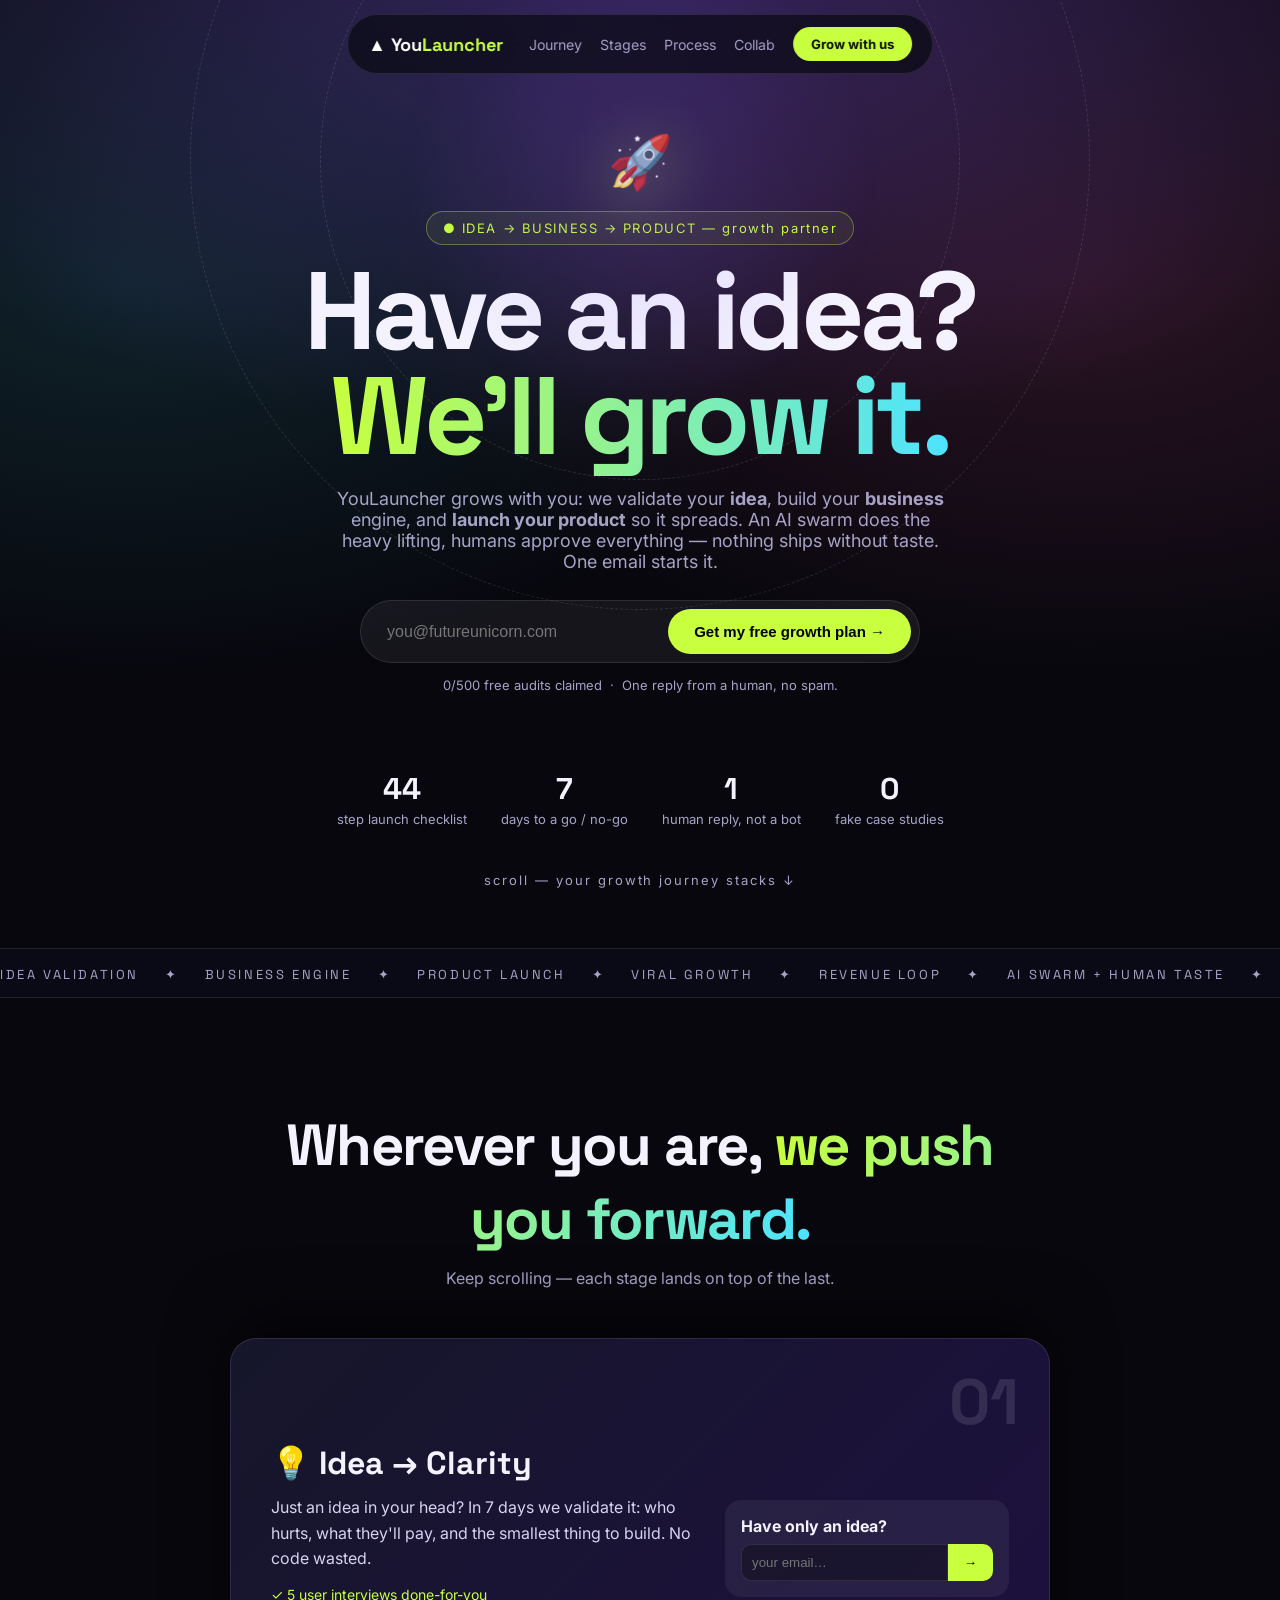
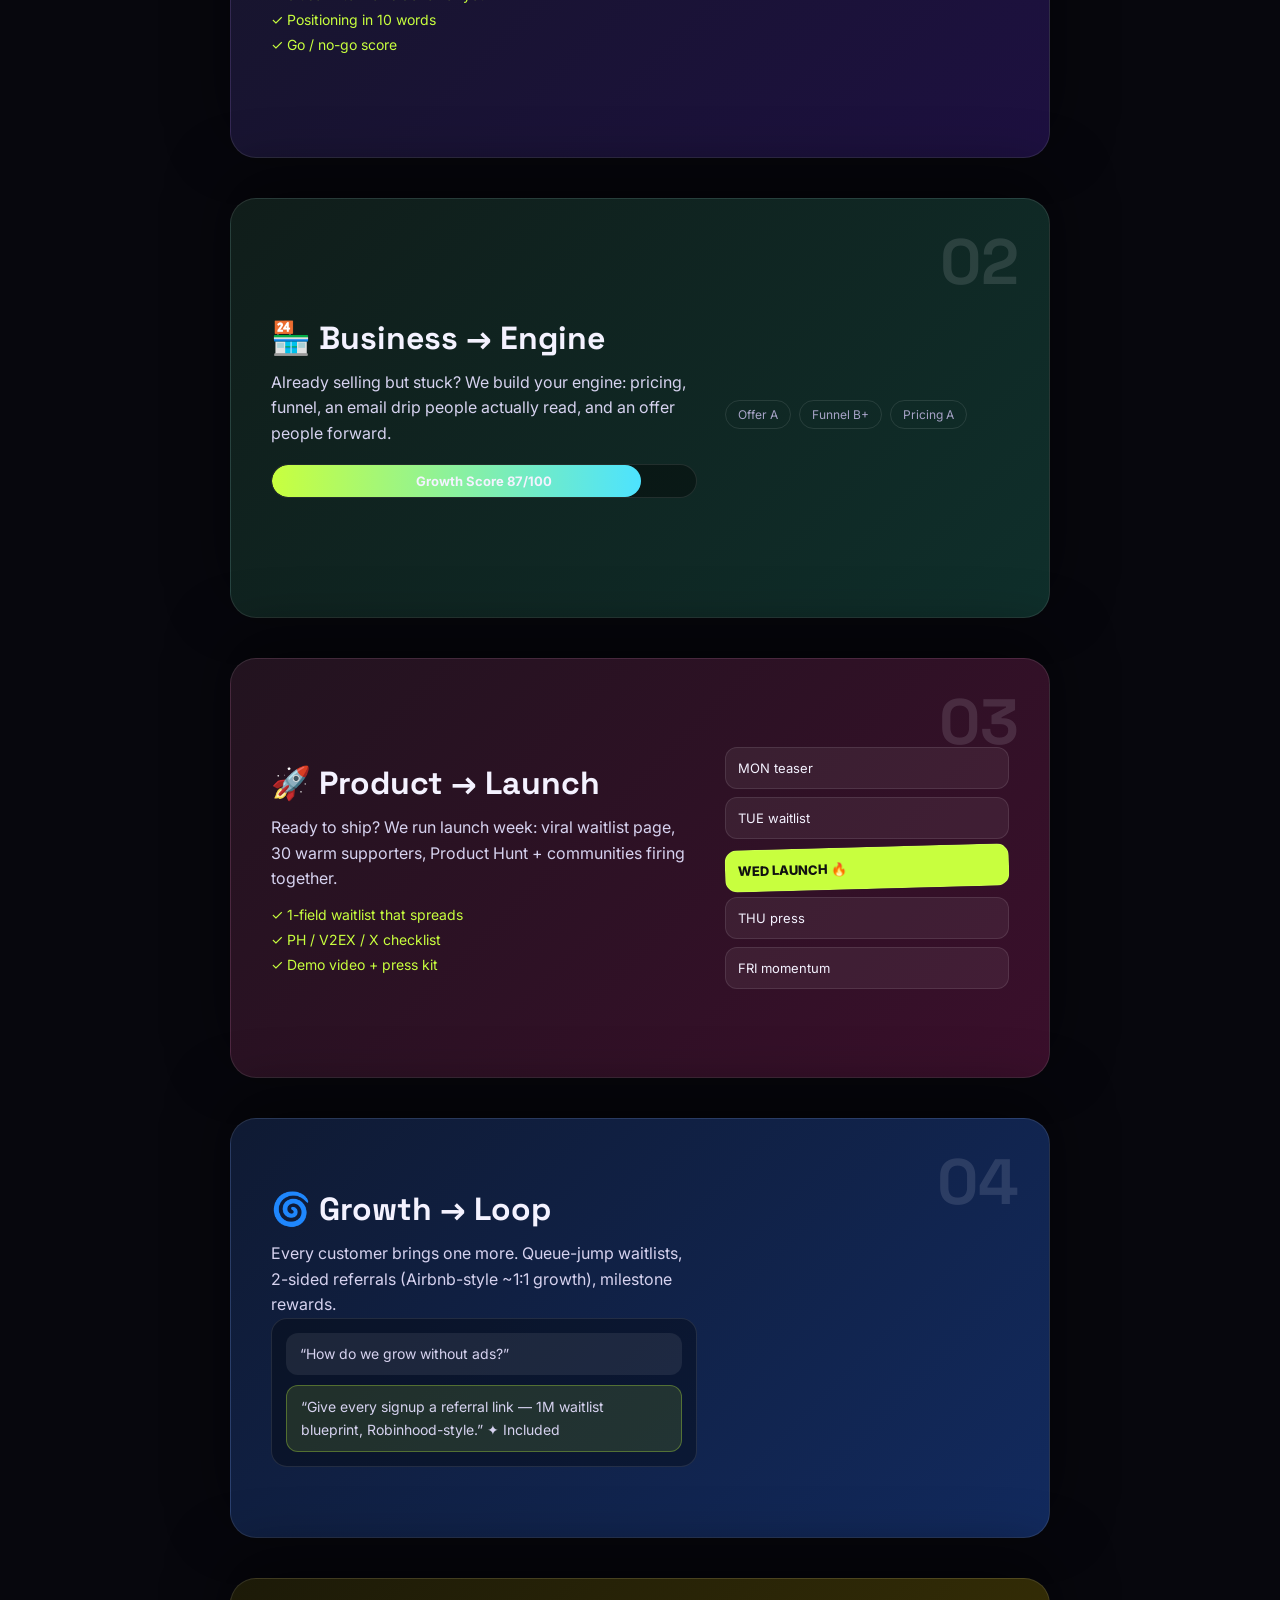
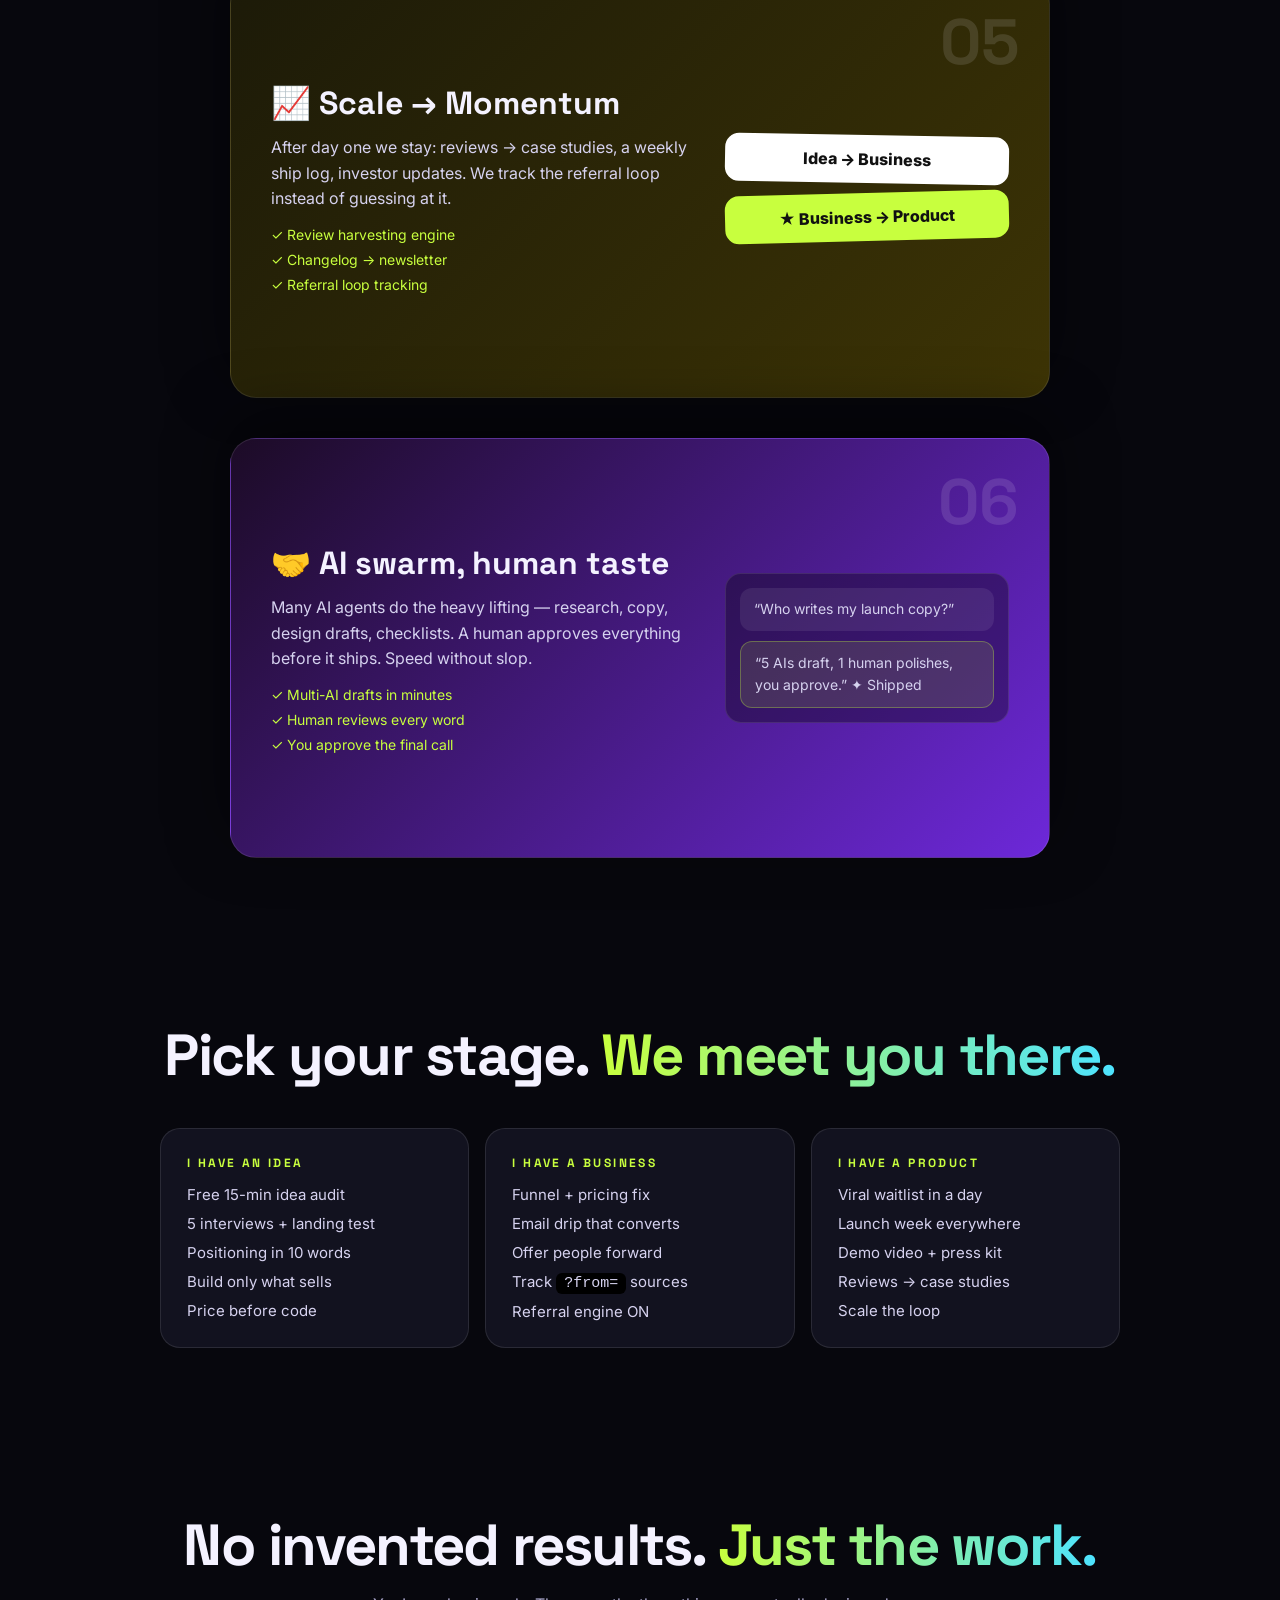
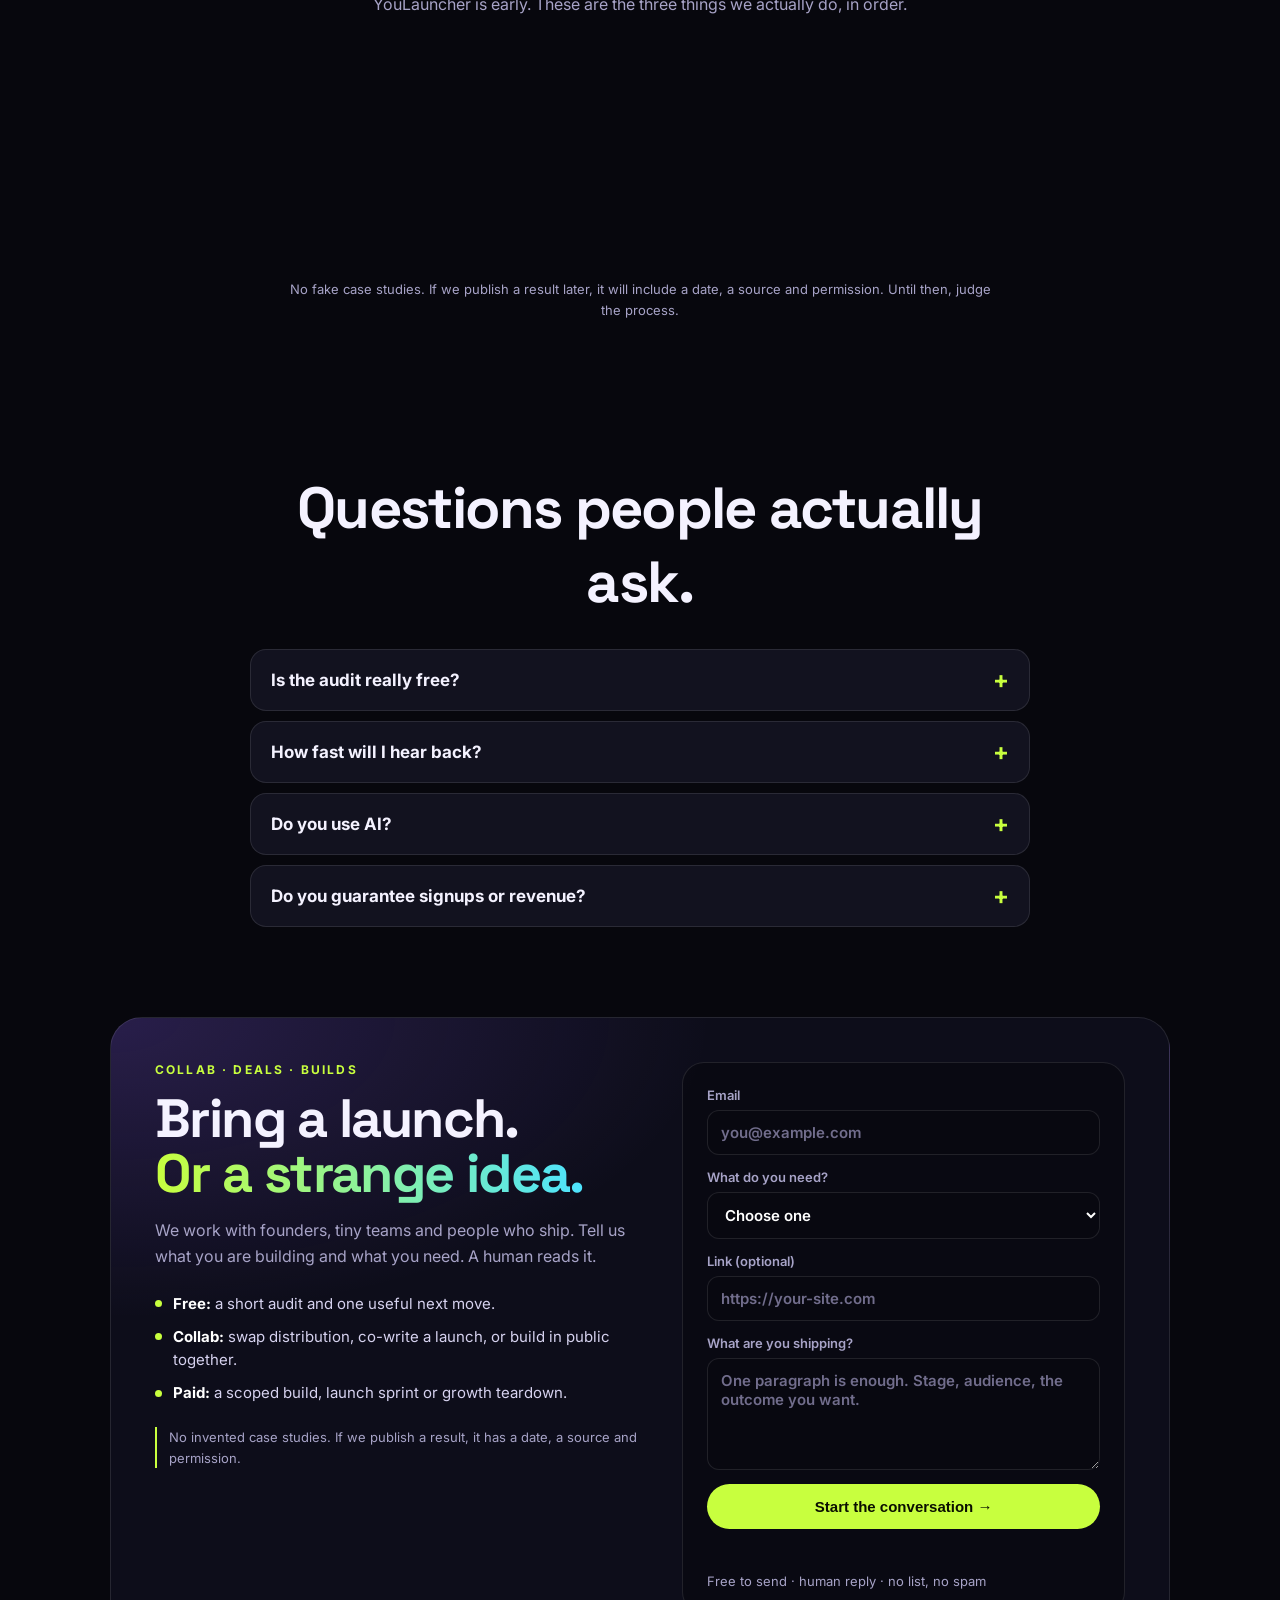
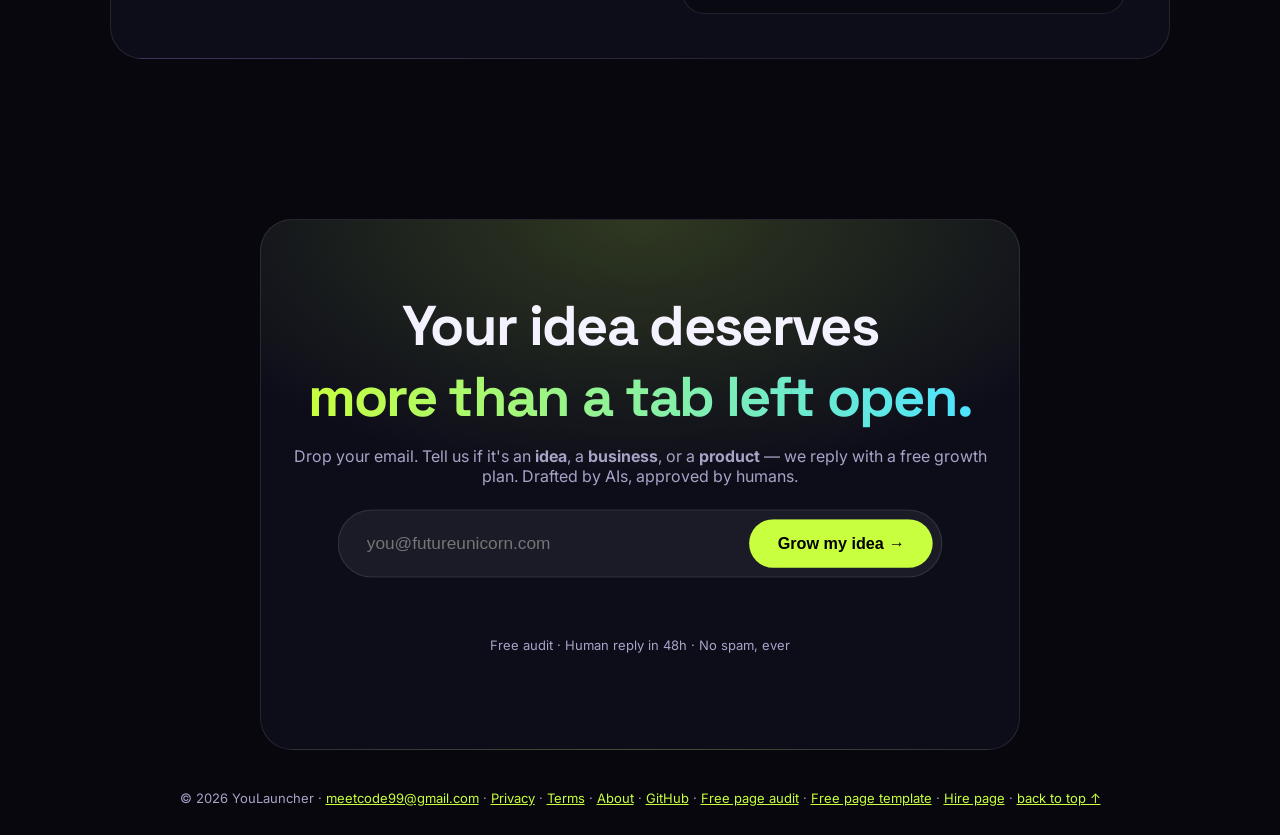
<file: index.html>
<!DOCTYPE html>
<html lang="en">
<head>
<meta charset="UTF-8" />
<meta name="viewport" content="width=device-width, initial-scale=1.0" />
<title>YouLauncher — We Grow Ideas Into Businesses</title>
<meta name="description" content="YouLauncher is a growth partner for people with an idea, a business or a product. Free launch audit, clear next steps, AI-assisted drafts approved by a human." />
<meta name="robots" content="index,follow" />
<meta name="theme-color" content="#07070d" />
<link rel="canonical" href="https://fastpresspages.github.io/YouLauncher/" />
<link rel="icon" href="favicon.svg" type="image/svg+xml" />

<meta property="og:type" content="website" />
<meta property="og:site_name" content="YouLauncher" />
<meta property="og:title" content="YouLauncher — Have an idea? We'll grow it." />
<meta property="og:description" content="A free growth audit and a clear next move for your idea, business or product. AI-assisted drafts, human judgment." />
<meta property="og:url" content="https://fastpresspages.github.io/YouLauncher/" />
<meta property="og:image" content="https://fastpresspages.github.io/YouLauncher/og.png" />
<meta property="og:image:width" content="1200" />
<meta property="og:image:height" content="630" />
<meta property="og:image:alt" content="YouLauncher — have an idea? We'll grow it." />
<meta name="twitter:card" content="summary_large_image" />
<meta name="twitter:title" content="YouLauncher — Have an idea? We'll grow it." />
<meta name="twitter:description" content="Free growth audit for your idea, business or product. AI-assisted drafts, human judgment." />
<meta name="twitter:image" content="https://fastpresspages.github.io/YouLauncher/og.png" />
<meta name="twitter:image:alt" content="YouLauncher — have an idea? We'll grow it." />

<script type="application/ld+json">
{
  "@context": "https://schema.org",
  "@graph": [
    {
      "@type": "Organization",
      "name": "YouLauncher",
      "url": "https://fastpresspages.github.io/YouLauncher/",
      "email": "meetcode99@gmail.com",
      "description": "A growth partner for people with an idea, a business or a product.",
      "parentOrganization": {
        "@type": "Organization",
        "name": "FastPress Labs",
        "url": "https://github.com/fastpresspages"
      },
      "sameAs": ["https://github.com/fastpresspages/YouLauncher"]
    },
    {
      "@type": "WebSite",
      "name": "YouLauncher",
      "url": "https://fastpresspages.github.io/YouLauncher/"
    },
    {
      "@type": "FAQPage",
      "mainEntity": [
        {
          "@type": "Question",
          "name": "Is the audit really free?",
          "acceptedAnswer": {
            "@type": "Answer",
            "text": "Yes. The first read of your idea, business or product page is free. Paid builds and launch sprints are scoped separately and agreed in writing before work starts."
          }
        },
        {
          "@type": "Question",
          "name": "How fast will I hear back?",
          "acceptedAnswer": {
            "@type": "Answer",
            "text": "Usually within two business days. A human reads every request. If the queue is longer, the reply will say so instead of pretending a bot is a person."
          }
        },
        {
          "@type": "Question",
          "name": "Do you use AI?",
          "acceptedAnswer": {
            "@type": "Answer",
            "text": "AI assists with research, first drafts, copy options and checklists. A human reviews deliverables before they are sent. AI does not publish or contact anyone on its own."
          }
        },
        {
          "@type": "Question",
          "name": "Do you guarantee signups or revenue?",
          "acceptedAnswer": {
            "@type": "Answer",
            "text": "No. No one can honestly guarantee signups, revenue, funding or press. YouLauncher publishes process, not invented case studies, and any future result will include a date, a source and permission."
          }
        }
      ]
    }
  ]
}
</script>

<link rel="preconnect" href="https://fonts.googleapis.com">
<link rel="preconnect" href="https://fonts.gstatic.com" crossorigin>
<link href="https://fonts.googleapis.com/css2?family=Space+Grotesk:wght@400;500;600;700&family=Inter:wght@400;500;600&display=swap" rel="stylesheet">
<link rel="stylesheet" href="style.css" />
</head>
<body>

<div class="progress" id="progress"></div>
<div class="glow" id="glow"></div>
<canvas id="confetti"></canvas>

<!-- NAV -->
<nav id="nav">
  <a class="logo" href="#top">▲ You<span>Launcher</span></a>
  <div class="nav-links">
    <a href="#deck">Journey</a>
    <a href="#playbook">Stages</a>
    <a href="#proof">Process</a>
    <a href="#collab">Collab</a>
    <a href="#join" class="btn small">Grow with us</a>
  </div>
</nav>

<!-- HERO -->
<header class="hero" id="top">
  <div class="orbit o1"></div>
  <div class="orbit o2"></div>
  <div class="rocket" id="rocket">🚀</div>

  <p class="pill">● IDEA → BUSINESS → PRODUCT — growth partner</p>
  <h1>Have an idea?<br><em>We'll grow it.</em></h1>
  <p class="sub">YouLauncher grows with you: we validate your <b>idea</b>, build your <b>business</b> engine, and <b>launch your product</b> so it spreads. An AI swarm does the heavy lifting, humans approve everything — nothing ships without taste. One email starts it.</p>

  <!-- EMAIL ONLY -->
  <form class="capture" data-email-form data-source="hero">
    <input type="email" name="email" aria-label="Email address" placeholder="you@futureunicorn.com" required autocomplete="email" />
    <button type="submit">Get my free growth plan →</button>
  </form>
  <p class="micro"><span id="spotCount">0</span>/500 free audits claimed &nbsp;·&nbsp; One reply from a human, no spam.</p>
  <p class="form-msg" data-form-msg></p>
  <p class="ref-note" id="refNote" hidden></p>

  <div class="stats">
    <div><b data-count="44">0</b><i>step launch checklist</i></div>
    <div><b data-count="7">0</b><i>days to a go / no-go</i></div>
    <div><b data-count="1">0</b><i>human reply, not a bot</i></div>
    <div><b data-count="0">0</b><i>fake case studies</i></div>
  </div>
  <a href="#deck" class="scroll-hint">scroll — your growth journey stacks ↓</a>
</header>

<!-- MARQUEE -->
<div class="marquee"><div class="track" id="marqueeTrack">
  <span>IDEA VALIDATION</span><span>✦</span><span>BUSINESS ENGINE</span><span>✦</span><span>PRODUCT LAUNCH</span><span>✦</span><span>VIRAL GROWTH</span><span>✦</span><span>REVENUE LOOP</span><span>✦</span><span>AI SWARM + HUMAN TASTE</span><span>✦</span><span>FREE GROWTH PLAN</span><span>✦</span>
</div></div>

<!-- STACKING DECK -->
<main class="deck-wrap" id="deck">
  <h2 class="section-title">Wherever you are, <em>we push you forward.</em></h2>
  <p class="section-sub">Keep scrolling — each stage lands on top of the last.</p>

  <section class="deck">

    <article class="card c1">
      <span class="num">01</span>
      <div><h3>💡 Idea → Clarity</h3>
      <p>Just an idea in your head? In 7 days we validate it: who hurts, what they'll pay, and the smallest thing to build. No code wasted.</p>
      <ul><li>5 user interviews done-for-you</li><li>Positioning in 10 words</li><li>Go / no-go score</li></ul></div>
      <div class="demo mini-form"><b>Have only an idea?</b><form data-email-form data-source="card-idea"><input type="email" name="email" aria-label="Email address" placeholder="your email…" required><button aria-label="Send email">→</button></form><p data-form-msg></p></div>
    </article>

    <article class="card c2">
      <span class="num">02</span>
      <div><h3>🏪 Business → Engine</h3>
      <p>Already selling but stuck? We build your engine: pricing, funnel, an email drip people actually read, and an offer people forward.</p>
      <div class="scorebar"><div class="fill" data-score="87"></div><b>Growth Score 87/100</b></div></div>
      <div class="tagrow"><span>Offer A</span><span>Funnel B+</span><span>Pricing A</span></div>
    </article>

    <article class="card c3">
      <span class="num">03</span>
      <div><h3>🚀 Product → Launch</h3>
      <p>Ready to ship? We run launch week: viral waitlist page, 30 warm supporters, Product Hunt + communities firing together.</p>
      <ul><li>1-field waitlist that spreads</li><li>PH / V2EX / X checklist</li><li>Demo video + press kit</li></ul></div>
      <div class="cal"><span>MON teaser</span><span>TUE waitlist</span><span class="hot">WED LAUNCH 🔥</span><span>THU press</span><span>FRI momentum</span></div>
    </article>

    <article class="card c4">
      <span class="num">04</span>
      <div><h3>🌀 Growth → Loop</h3>
      <p>Every customer brings one more. Queue-jump waitlists, 2-sided referrals (Airbnb-style ~1:1 growth), milestone rewards.</p>
      <div class="chat"><p class="q">“How do we grow without ads?”</p><p class="a">“Give every signup a referral link — 1M waitlist blueprint, Robinhood-style.” ✦ Included</p></div></div>
    </article>

    <article class="card c5">
      <span class="num">05</span>
      <div><h3>📈 Scale → Momentum</h3>
      <p>After day one we stay: reviews → case studies, a weekly ship log, investor updates. We track the referral loop instead of guessing at it.</p>
      <ul><li>Review harvesting engine</li><li>Changelog → newsletter</li><li>Referral loop tracking</li></ul></div>
      <div class="badges"><span>Idea → Business</span><span>★ Business → Product</span></div>
    </article>

    <article class="card c6">
      <span class="num">06</span>
      <div><h3>🤝 AI swarm, human taste</h3>
      <p>Many AI agents do the heavy lifting — research, copy, design drafts, checklists. A human approves everything before it ships. Speed without slop.</p>
      <ul><li>Multi-AI drafts in minutes</li><li>Human reviews every word</li><li>You approve the final call</li></ul></div>
      <div class="chat"><p class="q">“Who writes my launch copy?”</p><p class="a">“5 AIs draft, 1 human polishes, you approve.” ✦ Shipped</p></div>
    </article>

  </section>
</main>

<!-- PLAYBOOK -->
<section class="playbook" id="playbook">
  <h2 class="section-title">Pick your stage. <em>We meet you there.</em></h2>
  <div class="cols">
    <div class="col reveal"><h3>I HAVE AN IDEA</h3><ol><li>Free 15-min idea audit</li><li>5 interviews + landing test</li><li>Positioning in 10 words</li><li>Build only what sells</li><li>Price before code</li></ol></div>
    <div class="col reveal"><h3>I HAVE A BUSINESS</h3><ol><li>Funnel + pricing fix</li><li>Email drip that converts</li><li>Offer people forward</li><li>Track <code>?from=</code> sources</li><li>Referral engine ON</li></ol></div>
    <div class="col reveal"><h3>I HAVE A PRODUCT</h3><ol><li>Viral waitlist in a day</li><li>Launch week everywhere</li><li>Demo video + press kit</li><li>Reviews → case studies</li><li>Scale the loop</li></ol></div>
  </div>
</section>

<!-- PROOF -->
<section class="proof" id="proof">
  <h2 class="section-title">No invented results. <em>Just the work.</em></h2>
  <p class="section-sub">YouLauncher is early. These are the three things we actually do, in order.</p>
  <div class="quotes">
    <blockquote class="reveal">“Bring the idea. We run the interviews, write the positioning, and design the smallest test that can fail cheaply.”<cite>01 · Diagnose</cite></blockquote>
    <blockquote class="reveal">“Bring the business. We fix the offer, the funnel and the follow-up before adding another channel.”<cite>02 · Fix the engine</cite></blockquote>
    <blockquote class="reveal">“Bring the product. We plan launch week, write the assets, and keep the loop running after the spike.”<cite>03 · Launch and learn</cite></blockquote>
  </div>
  <p class="trust-note">No fake case studies. If we publish a result later, it will include a date, a source and permission. Until then, judge the process.</p>
</section>

<!-- FAQ -->
<section class="faq" id="faq">
  <h2 class="section-title">Questions people actually ask.</h2>
  <div class="faq-list">
    <details>
      <summary>Is the audit really free?</summary>
      <p>Yes. The first read of your idea, business or product page is free. Paid builds and launch sprints are scoped separately and agreed in writing before work starts.</p>
    </details>
    <details>
      <summary>How fast will I hear back?</summary>
      <p>Usually within two business days. A human reads every request. If the queue is longer, the reply will say so instead of pretending a bot is a person.</p>
    </details>
    <details>
      <summary>Do you use AI?</summary>
      <p>AI assists with research, first drafts, copy options and checklists. A human reviews deliverables before they are sent. AI does not publish or contact anyone on its own.</p>
    </details>
    <details>
      <summary>Do you guarantee signups or revenue?</summary>
      <p>No. No one can honestly guarantee signups, revenue, funding or press. YouLauncher publishes process, not invented case studies, and any future result will include a date, a source and permission.</p>
    </details>
  </div>
</section>

<!-- COLLAB / DEALS -->
<section class="collab" id="collab">
  <div class="collab-card">
    <div class="collab-copy">
      <p class="kicker">COLLAB · DEALS · BUILDS</p>
      <h2>Bring a launch.<br><em>Or a strange idea.</em></h2>
      <p>We work with founders, tiny teams and people who ship. Tell us what you are building and what you need. A human reads it.</p>
      <ul class="collab-list">
        <li><b>Free:</b> a short audit and one useful next move.</li>
        <li><b>Collab:</b> swap distribution, co-write a launch, or build in public together.</li>
        <li><b>Paid:</b> a scoped build, launch sprint or growth teardown.</li>
      </ul>
      <p class="collab-note">No invented case studies. If we publish a result, it has a date, a source and permission.</p>
    </div>
    <form class="lead-form" data-lead-form>
      <label>Email
        <input type="email" name="email" aria-label="Email address" placeholder="you@example.com" required autocomplete="email" />
      </label>
      <label>What do you need?
        <select name="type" aria-label="What do you need?" required>
          <option value="">Choose one</option>
          <option>Free audit / feedback</option>
          <option>Collaboration</option>
          <option>Sponsorship or deal</option>
          <option>Paid build / launch sprint</option>
          <option>Something else</option>
        </select>
      </label>
      <label>Link (optional)
        <input type="url" name="link" aria-label="Project link (optional)" placeholder="https://your-site.com" autocomplete="url" />
      </label>
      <label>What are you shipping?
        <textarea name="message" rows="4" minlength="10" maxlength="2000" placeholder="One paragraph is enough. Stage, audience, the outcome you want." required></textarea>
      </label>
      <input class="hp" type="text" name="_honey" tabindex="-1" autocomplete="off" aria-hidden="true" />
      <button type="submit">Start the conversation →</button>
      <p class="form-msg" data-form-msg></p>
      <p class="micro">Free to send · human reply · no list, no spam</p>
    </form>
  </div>
</section>

<!-- FINAL CTA : EMAIL ONLY -->
<section class="final" id="join">
  <div class="final-card">
    <h2>Your idea deserves<br><em>more than a tab left open.</em></h2>
    <p>Drop your email. Tell us if it's an <b>idea</b>, a <b>business</b>, or a <b>product</b> — we reply with a free growth plan. Drafted by AIs, approved by humans.</p>
    <form class="capture big" data-email-form data-source="final">
      <input type="email" name="email" aria-label="Email address" placeholder="you@futureunicorn.com" required autocomplete="email" />
      <button type="submit">Grow my idea →</button>
    </form>
    <p class="form-msg" data-form-msg></p>
    <p class="micro">Free audit · Human reply in 48h · No spam, ever</p>
    <div class="refbox" id="refbox" hidden>
      <p>🎉 You're <b id="refPos">#1</b> in line. Skip ahead:</p>
      <code id="refLink">fastpresspages.github.io/YouLauncher/?ref=you</code>
      <button id="copyRef" type="button">Copy referral link</button>
      <p class="micro" id="refStats"></p>
    </div>
  </div>
  <footer>
    © 2026 YouLauncher · <a href="mailto:meetcode99@gmail.com">meetcode99@gmail.com</a> ·
    <a href="privacy.html">Privacy</a> · <a href="terms.html">Terms</a> · <a href="about.html">About</a> ·
    <a href="https://github.com/fastpresspages/YouLauncher">GitHub</a> ·
    <a href="https://fastpresspages.github.io/launchgrade/">Free page audit</a> ·
    <a href="https://fastpresspages.github.io/fastpress-start/">Free page template</a> ·
    <a href="https://fastpresspages.github.io/hire-me/">Hire page</a> ·
    <a href="#top">back to top ↑</a>
  </footer>
</section>

<script src="script.js"></script>
</body>
</html>
</file>
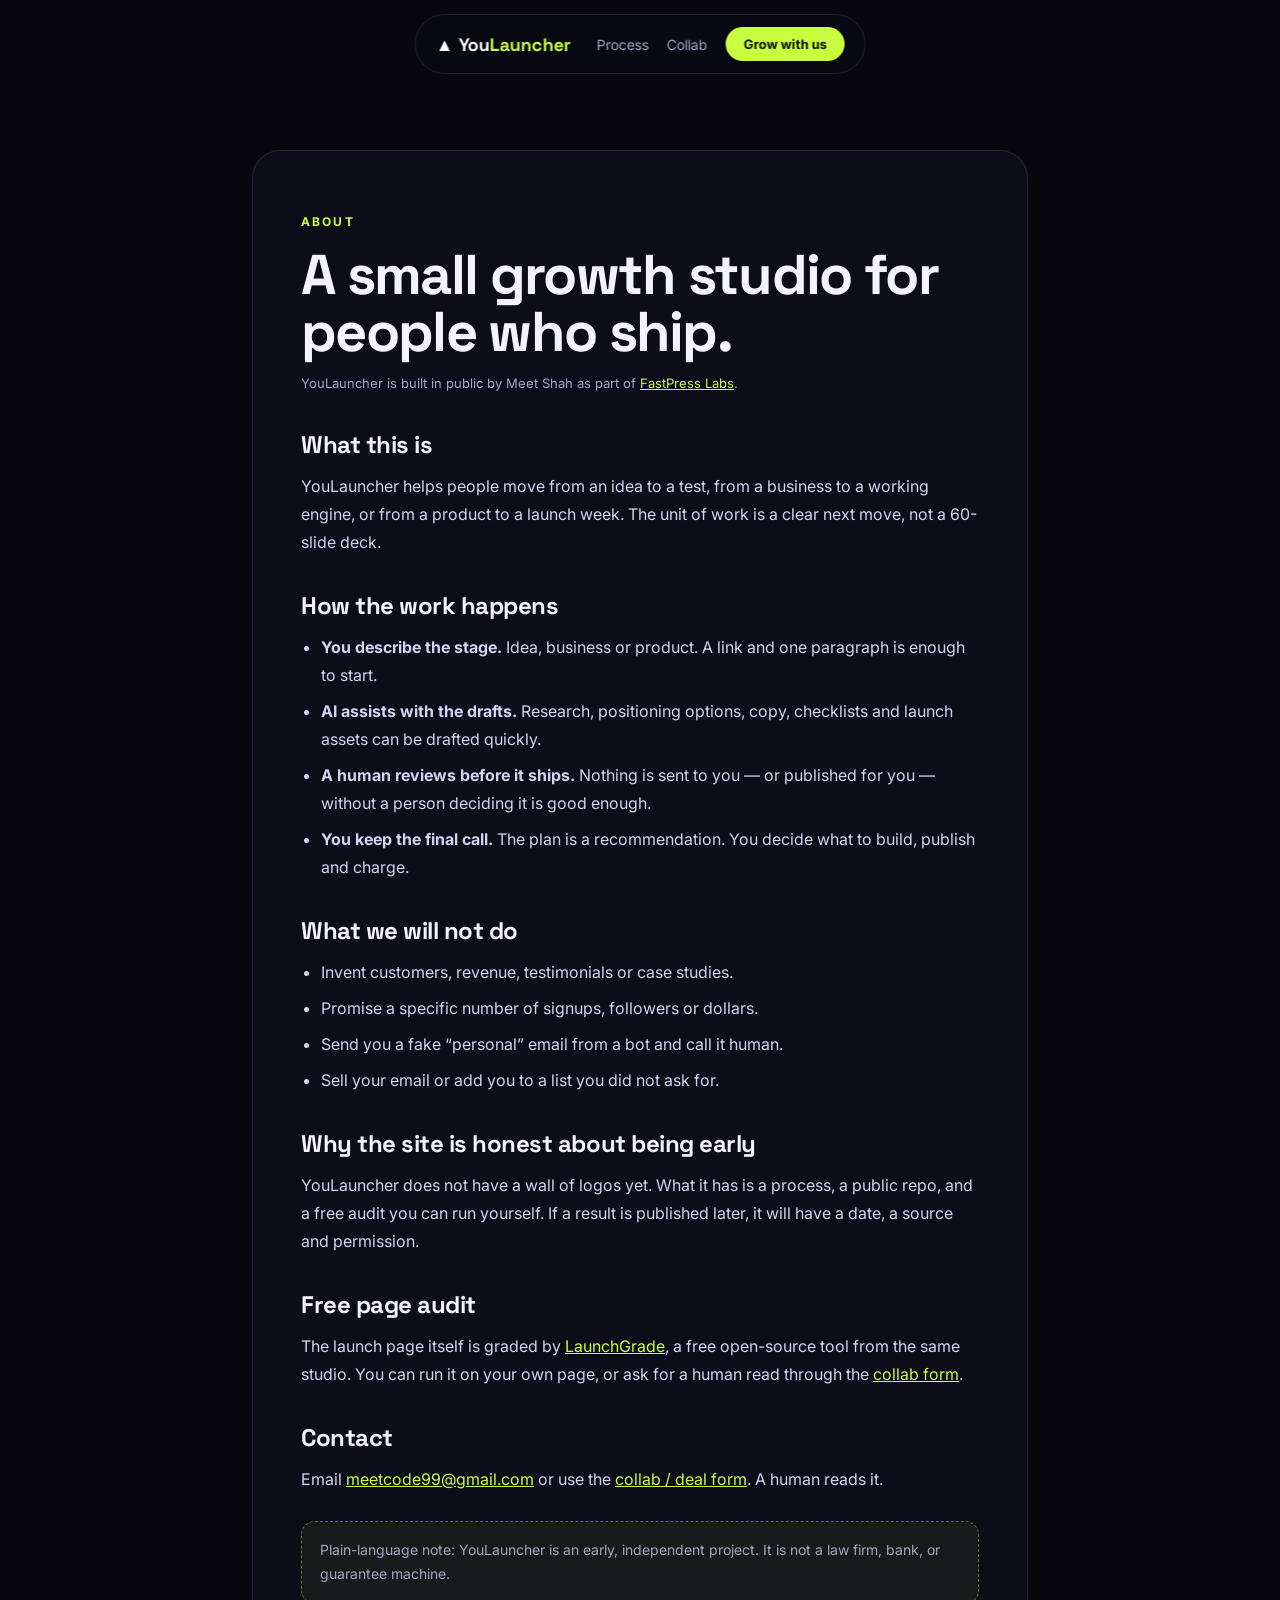
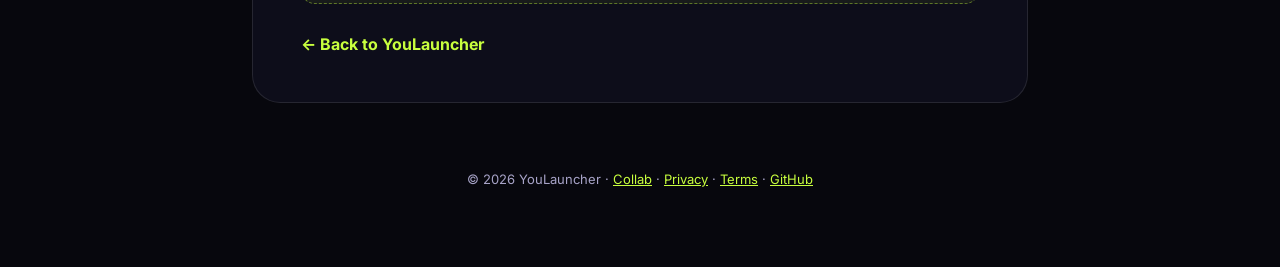
<file: about.html>
<!DOCTYPE html>
<html lang="en">
<head>
<meta charset="UTF-8" />
<meta name="viewport" content="width=device-width, initial-scale=1.0" />
<title>About YouLauncher — a small growth studio for people who ship</title>
<meta name="description" content="Who runs YouLauncher, how the AI-assisted process works, and what we will not pretend to know." />
<meta name="robots" content="index,follow" />
<link rel="canonical" href="https://fastpresspages.github.io/YouLauncher/about.html" />
<link rel="icon" href="favicon.svg" type="image/svg+xml" />
<meta property="og:type" content="website" />
<meta property="og:title" content="About YouLauncher" />
<meta property="og:description" content="A small growth studio for people who ship. AI-assisted drafts, human judgment, no invented case studies." />
<meta property="og:url" content="https://fastpresspages.github.io/YouLauncher/about.html" />
<meta property="og:image" content="https://fastpresspages.github.io/YouLauncher/og.png" />
<link rel="preconnect" href="https://fonts.googleapis.com">
<link rel="preconnect" href="https://fonts.gstatic.com" crossorigin>
<link href="https://fonts.googleapis.com/css2?family=Space+Grotesk:wght@400;500;600;700&family=Inter:wght@400;500;600&display=swap" rel="stylesheet">
<link rel="stylesheet" href="style.css" />
</head>
<body>
<nav id="nav">
  <a class="logo" href="index.html">▲ You<span>Launcher</span></a>
  <div class="nav-links">
    <a href="index.html#proof">Process</a>
    <a href="index.html#collab">Collab</a>
    <a href="index.html#join" class="btn small">Grow with us</a>
  </div>
</nav>

<main class="doc-wrap">
  <article class="doc">
    <p class="kicker">ABOUT</p>
    <h1>A small growth studio for people who ship.</h1>
    <p class="doc-meta">YouLauncher is built in public by Meet Shah as part of <a href="https://github.com/fastpresspages">FastPress Labs</a>.</p>

    <h2>What this is</h2>
    <p>YouLauncher helps people move from an idea to a test, from a business to a working engine, or from a product to a launch week. The unit of work is a clear next move, not a 60-slide deck.</p>

    <h2>How the work happens</h2>
    <ul>
      <li><b>You describe the stage.</b> Idea, business or product. A link and one paragraph is enough to start.</li>
      <li><b>AI assists with the drafts.</b> Research, positioning options, copy, checklists and launch assets can be drafted quickly.</li>
      <li><b>A human reviews before it ships.</b> Nothing is sent to you — or published for you — without a person deciding it is good enough.</li>
      <li><b>You keep the final call.</b> The plan is a recommendation. You decide what to build, publish and charge.</li>
    </ul>

    <h2>What we will not do</h2>
    <ul>
      <li>Invent customers, revenue, testimonials or case studies.</li>
      <li>Promise a specific number of signups, followers or dollars.</li>
      <li>Send you a fake “personal” email from a bot and call it human.</li>
      <li>Sell your email or add you to a list you did not ask for.</li>
    </ul>

    <h2>Why the site is honest about being early</h2>
    <p>YouLauncher does not have a wall of logos yet. What it has is a process, a public repo, and a free audit you can run yourself. If a result is published later, it will have a date, a source and permission.</p>

    <h2>Free page audit</h2>
    <p>The launch page itself is graded by <a href="https://fastpresspages.github.io/launchgrade/">LaunchGrade</a>, a free open-source tool from the same studio. You can run it on your own page, or ask for a human read through the <a href="index.html#collab">collab form</a>.</p>

    <h2>Contact</h2>
    <p>Email <a href="mailto:meetcode99@gmail.com">meetcode99@gmail.com</a> or use the <a href="index.html#collab">collab / deal form</a>. A human reads it.</p>

    <p class="doc-note">Plain-language note: YouLauncher is an early, independent project. It is not a law firm, bank, or guarantee machine.</p>
    <a class="back" href="index.html">← Back to YouLauncher</a>
  </article>
  <footer class="doc-footer">
    © 2026 YouLauncher · <a href="index.html#collab">Collab</a> ·
    <a href="privacy.html">Privacy</a> · <a href="terms.html">Terms</a> ·
    <a href="https://github.com/fastpresspages/YouLauncher">GitHub</a>
  </footer>
</main>
</body>
</html>
</file>
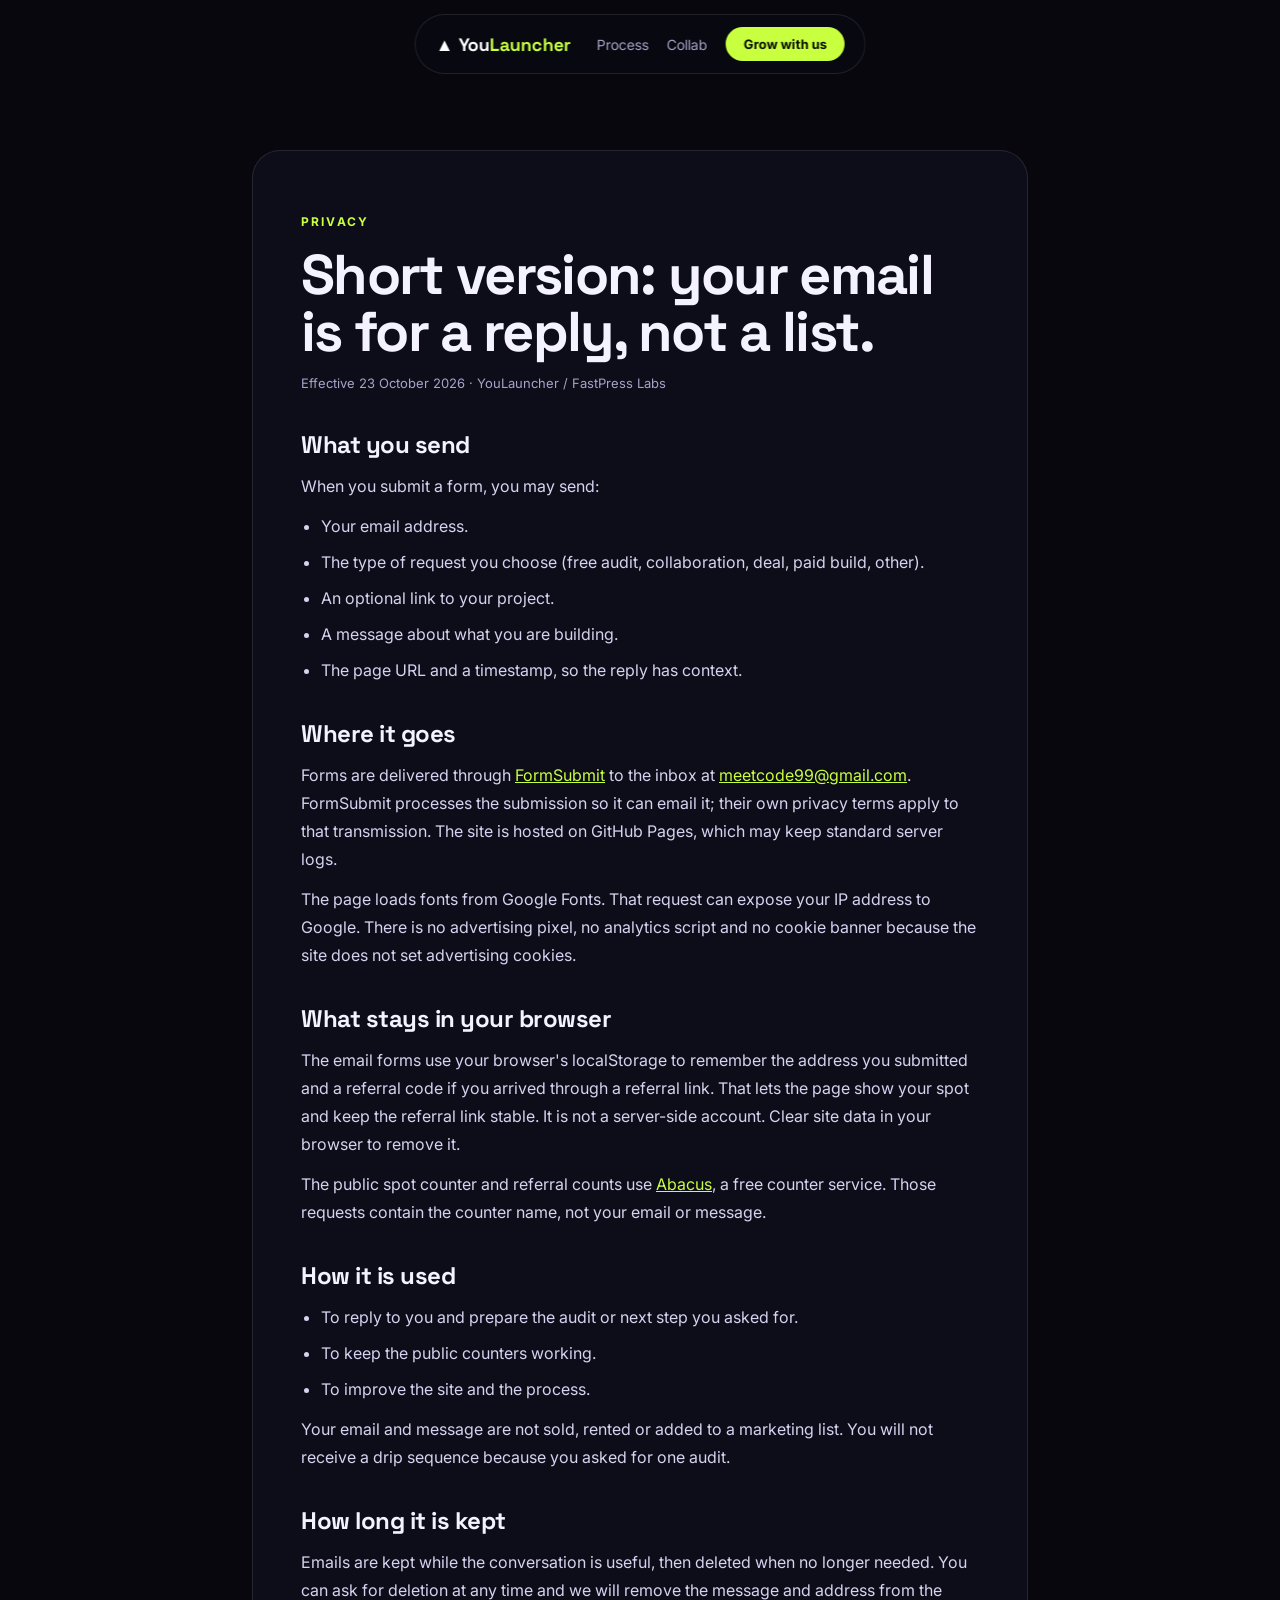
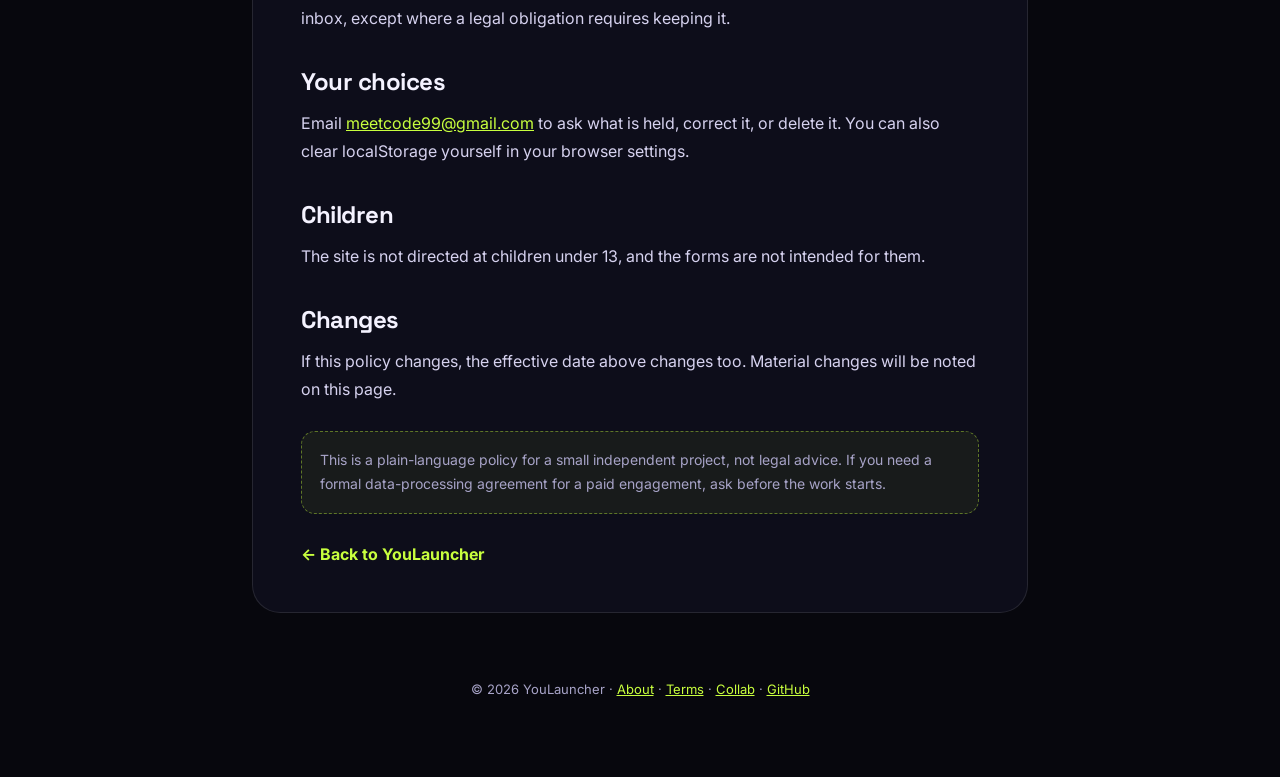
<file: privacy.html>
<!DOCTYPE html>
<html lang="en">
<head>
<meta charset="UTF-8" />
<meta name="viewport" content="width=device-width, initial-scale=1.0" />
<title>Privacy — YouLauncher</title>
<meta name="description" content="What YouLauncher collects, where it goes, and how to have it deleted." />
<meta name="robots" content="index,follow" />
<link rel="canonical" href="https://fastpresspages.github.io/YouLauncher/privacy.html" />
<link rel="icon" href="favicon.svg" type="image/svg+xml" />
<meta property="og:type" content="website" />
<meta property="og:title" content="Privacy — YouLauncher" />
<meta property="og:description" content="What YouLauncher collects, where it goes, and how to have it deleted." />
<meta property="og:url" content="https://fastpresspages.github.io/YouLauncher/privacy.html" />
<meta property="og:image" content="https://fastpresspages.github.io/YouLauncher/og.png" />
<link rel="preconnect" href="https://fonts.googleapis.com">
<link rel="preconnect" href="https://fonts.gstatic.com" crossorigin>
<link href="https://fonts.googleapis.com/css2?family=Space+Grotesk:wght@400;500;600;700&family=Inter:wght@400;500;600&display=swap" rel="stylesheet">
<link rel="stylesheet" href="style.css" />
</head>
<body>
<nav id="nav">
  <a class="logo" href="index.html">▲ You<span>Launcher</span></a>
  <div class="nav-links">
    <a href="index.html#proof">Process</a>
    <a href="index.html#collab">Collab</a>
    <a href="index.html#join" class="btn small">Grow with us</a>
  </div>
</nav>

<main class="doc-wrap">
  <article class="doc">
    <p class="kicker">PRIVACY</p>
    <h1>Short version: your email is for a reply, not a list.</h1>
    <p class="doc-meta">Effective 23 October 2026 · YouLauncher / FastPress Labs</p>

    <h2>What you send</h2>
    <p>When you submit a form, you may send:</p>
    <ul>
      <li>Your email address.</li>
      <li>The type of request you choose (free audit, collaboration, deal, paid build, other).</li>
      <li>An optional link to your project.</li>
      <li>A message about what you are building.</li>
      <li>The page URL and a timestamp, so the reply has context.</li>
    </ul>

    <h2>Where it goes</h2>
    <p>Forms are delivered through <a href="https://formsubmit.co/" rel="noopener">FormSubmit</a> to the inbox at <a href="mailto:meetcode99@gmail.com">meetcode99@gmail.com</a>. FormSubmit processes the submission so it can email it; their own privacy terms apply to that transmission. The site is hosted on GitHub Pages, which may keep standard server logs.</p>
    <p>The page loads fonts from Google Fonts. That request can expose your IP address to Google. There is no advertising pixel, no analytics script and no cookie banner because the site does not set advertising cookies.</p>

    <h2>What stays in your browser</h2>
    <p>The email forms use your browser's localStorage to remember the address you submitted and a referral code if you arrived through a referral link. That lets the page show your spot and keep the referral link stable. It is not a server-side account. Clear site data in your browser to remove it.</p>
    <p>The public spot counter and referral counts use <a href="https://abacus.jasoncameron.dev/" rel="noopener">Abacus</a>, a free counter service. Those requests contain the counter name, not your email or message.</p>

    <h2>How it is used</h2>
    <ul>
      <li>To reply to you and prepare the audit or next step you asked for.</li>
      <li>To keep the public counters working.</li>
      <li>To improve the site and the process.</li>
    </ul>
    <p>Your email and message are not sold, rented or added to a marketing list. You will not receive a drip sequence because you asked for one audit.</p>

    <h2>How long it is kept</h2>
    <p>Emails are kept while the conversation is useful, then deleted when no longer needed. You can ask for deletion at any time and we will remove the message and address from the inbox, except where a legal obligation requires keeping it.</p>

    <h2>Your choices</h2>
    <p>Email <a href="mailto:meetcode99@gmail.com">meetcode99@gmail.com</a> to ask what is held, correct it, or delete it. You can also clear localStorage yourself in your browser settings.</p>

    <h2>Children</h2>
    <p>The site is not directed at children under 13, and the forms are not intended for them.</p>

    <h2>Changes</h2>
    <p>If this policy changes, the effective date above changes too. Material changes will be noted on this page.</p>

    <p class="doc-note">This is a plain-language policy for a small independent project, not legal advice. If you need a formal data-processing agreement for a paid engagement, ask before the work starts.</p>
    <a class="back" href="index.html">← Back to YouLauncher</a>
  </article>
  <footer class="doc-footer">
    © 2026 YouLauncher · <a href="about.html">About</a> ·
    <a href="terms.html">Terms</a> · <a href="index.html#collab">Collab</a> ·
    <a href="https://github.com/fastpresspages/YouLauncher">GitHub</a>
  </footer>
</main>
</body>
</html>
</file>
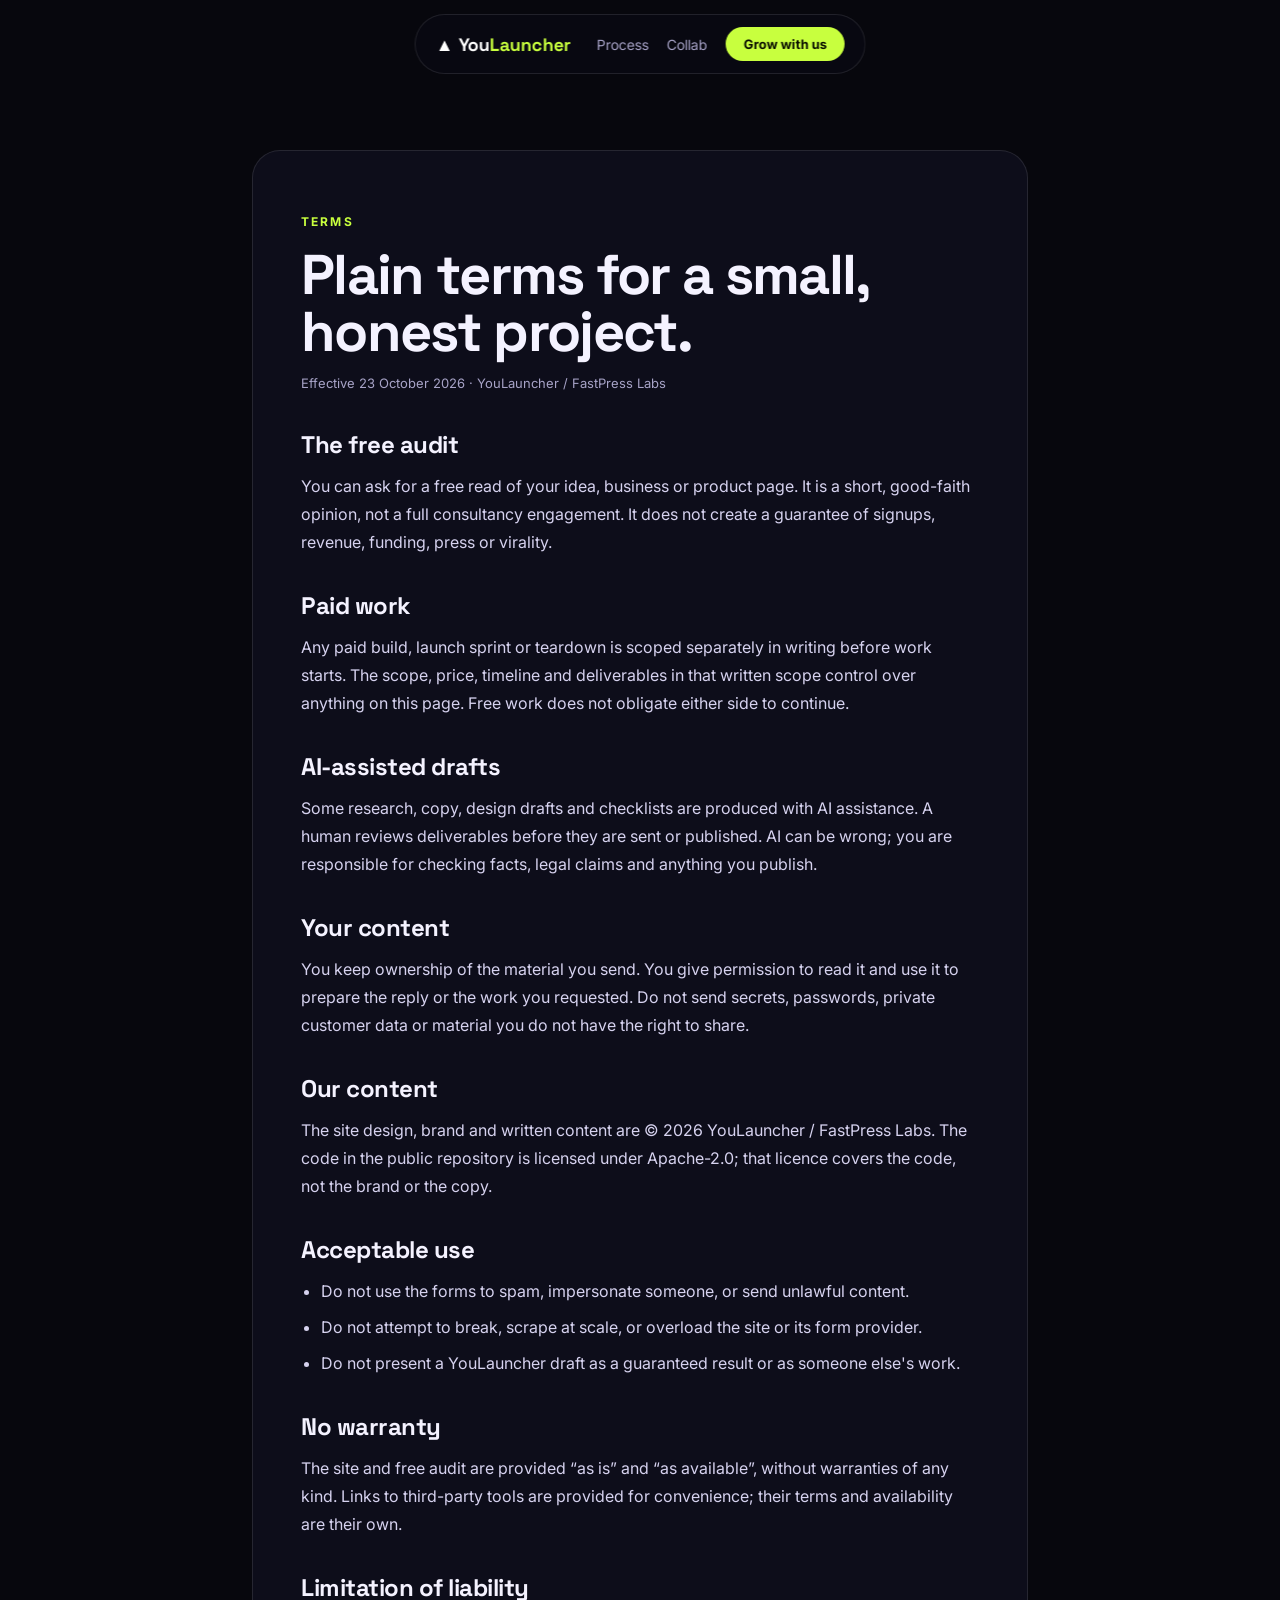
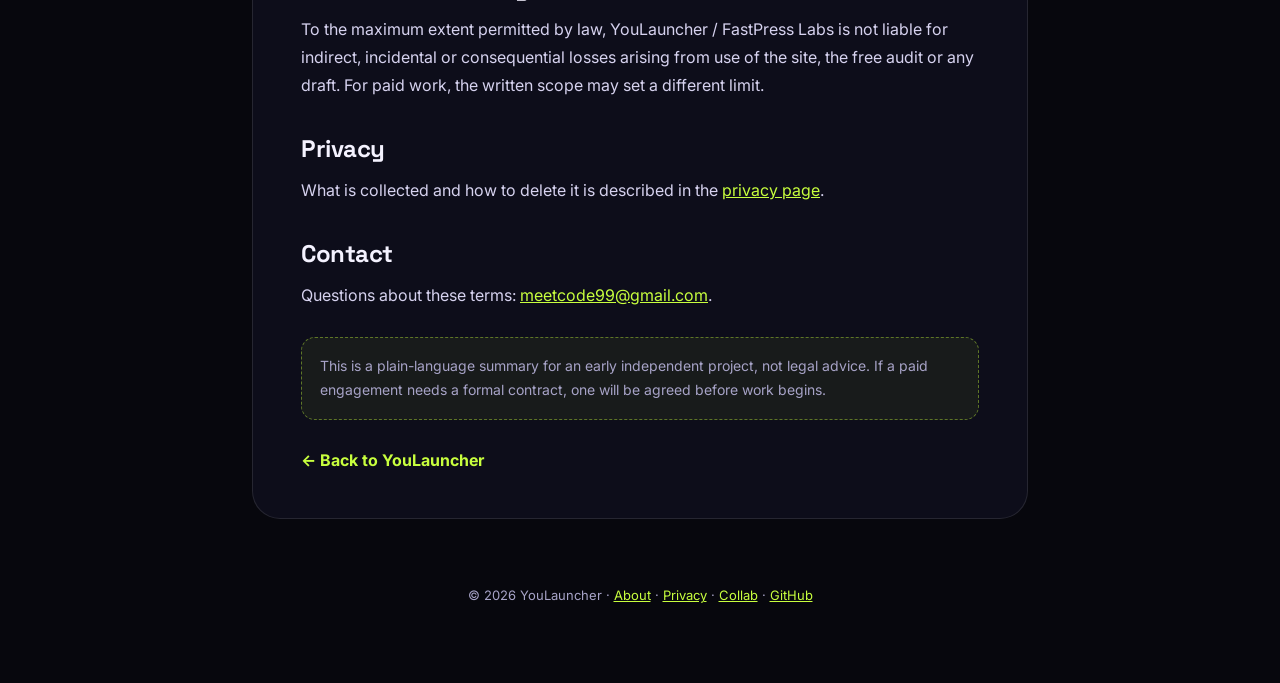
<file: terms.html>
<!DOCTYPE html>
<html lang="en">
<head>
<meta charset="UTF-8" />
<meta name="viewport" content="width=device-width, initial-scale=1.0" />
<title>Terms — YouLauncher</title>
<meta name="description" content="Plain-language terms for using YouLauncher and requesting a free audit." />
<meta name="robots" content="index,follow" />
<link rel="canonical" href="https://fastpresspages.github.io/YouLauncher/terms.html" />
<link rel="icon" href="favicon.svg" type="image/svg+xml" />
<meta property="og:type" content="website" />
<meta property="og:title" content="Terms — YouLauncher" />
<meta property="og:description" content="Plain-language terms for using YouLauncher and requesting a free audit." />
<meta property="og:url" content="https://fastpresspages.github.io/YouLauncher/terms.html" />
<meta property="og:image" content="https://fastpresspages.github.io/YouLauncher/og.png" />
<link rel="preconnect" href="https://fonts.googleapis.com">
<link rel="preconnect" href="https://fonts.gstatic.com" crossorigin>
<link href="https://fonts.googleapis.com/css2?family=Space+Grotesk:wght@400;500;600;700&family=Inter:wght@400;500;600&display=swap" rel="stylesheet">
<link rel="stylesheet" href="style.css" />
</head>
<body>
<nav id="nav">
  <a class="logo" href="index.html">▲ You<span>Launcher</span></a>
  <div class="nav-links">
    <a href="index.html#proof">Process</a>
    <a href="index.html#collab">Collab</a>
    <a href="index.html#join" class="btn small">Grow with us</a>
  </div>
</nav>

<main class="doc-wrap">
  <article class="doc">
    <p class="kicker">TERMS</p>
    <h1>Plain terms for a small, honest project.</h1>
    <p class="doc-meta">Effective 23 October 2026 · YouLauncher / FastPress Labs</p>

    <h2>The free audit</h2>
    <p>You can ask for a free read of your idea, business or product page. It is a short, good-faith opinion, not a full consultancy engagement. It does not create a guarantee of signups, revenue, funding, press or virality.</p>

    <h2>Paid work</h2>
    <p>Any paid build, launch sprint or teardown is scoped separately in writing before work starts. The scope, price, timeline and deliverables in that written scope control over anything on this page. Free work does not obligate either side to continue.</p>

    <h2>AI-assisted drafts</h2>
    <p>Some research, copy, design drafts and checklists are produced with AI assistance. A human reviews deliverables before they are sent or published. AI can be wrong; you are responsible for checking facts, legal claims and anything you publish.</p>

    <h2>Your content</h2>
    <p>You keep ownership of the material you send. You give permission to read it and use it to prepare the reply or the work you requested. Do not send secrets, passwords, private customer data or material you do not have the right to share.</p>

    <h2>Our content</h2>
    <p>The site design, brand and written content are © 2026 YouLauncher / FastPress Labs. The code in the public repository is licensed under Apache-2.0; that licence covers the code, not the brand or the copy.</p>

    <h2>Acceptable use</h2>
    <ul>
      <li>Do not use the forms to spam, impersonate someone, or send unlawful content.</li>
      <li>Do not attempt to break, scrape at scale, or overload the site or its form provider.</li>
      <li>Do not present a YouLauncher draft as a guaranteed result or as someone else's work.</li>
    </ul>

    <h2>No warranty</h2>
    <p>The site and free audit are provided “as is” and “as available”, without warranties of any kind. Links to third-party tools are provided for convenience; their terms and availability are their own.</p>

    <h2>Limitation of liability</h2>
    <p>To the maximum extent permitted by law, YouLauncher / FastPress Labs is not liable for indirect, incidental or consequential losses arising from use of the site, the free audit or any draft. For paid work, the written scope may set a different limit.</p>

    <h2>Privacy</h2>
    <p>What is collected and how to delete it is described in the <a href="privacy.html">privacy page</a>.</p>

    <h2>Contact</h2>
    <p>Questions about these terms: <a href="mailto:meetcode99@gmail.com">meetcode99@gmail.com</a>.</p>

    <p class="doc-note">This is a plain-language summary for an early independent project, not legal advice. If a paid engagement needs a formal contract, one will be agreed before work begins.</p>
    <a class="back" href="index.html">← Back to YouLauncher</a>
  </article>
  <footer class="doc-footer">
    © 2026 YouLauncher · <a href="about.html">About</a> ·
    <a href="privacy.html">Privacy</a> · <a href="index.html#collab">Collab</a> ·
    <a href="https://github.com/fastpresspages/YouLauncher">GitHub</a>
  </footer>
</main>
</body>
</html>
</file>
<file: style.css>
:root{
  --bg:#07070d; --bg2:#0d0d1a; --card:#12121f;
  --ink:#f4f2ff; --mut:#a7a3c7;
  --lime:#c8ff3e; --vio:#8b5cf6; --pink:#ff5ca8; --cyan:#4de3ff;
  --line:rgba(255,255,255,.1);
  --r:26px;
}
*{margin:0;padding:0;box-sizing:border-box}
html{scroll-behavior:smooth}
body{background:var(--bg);color:var(--ink);font-family:Inter,system-ui,sans-serif;overflow-x:hidden}
h1,h2,h3,.logo{font-family:"Space Grotesk",sans-serif}
em{font-style:normal;background:linear-gradient(90deg,var(--lime),var(--cyan));-webkit-background-clip:text;background-clip:text;color:transparent}

/* progress + glow + confetti */
.progress{position:fixed;top:0;left:0;height:3px;width:0;background:linear-gradient(90deg,var(--lime),var(--cyan),var(--pink));z-index:99}
.glow{position:fixed;width:520px;height:520px;border-radius:50%;pointer-events:none;z-index:1;
  background:radial-gradient(circle,rgba(139,92,246,.16),transparent 65%);transform:translate(-50%,-50%);left:50%;top:20%}
#confetti{position:fixed;inset:0;pointer-events:none;z-index:98}

/* nav */
nav{position:fixed;top:14px;left:50%;transform:translateX(-50%);z-index:50;display:flex;gap:26px;align-items:center;
  padding:12px 20px;background:rgba(10,10,20,.72);border:1px solid var(--line);border-radius:100px;backdrop-filter:blur(14px)}
.logo{color:#fff;text-decoration:none;font-weight:700;font-size:18px}.logo span{color:var(--lime)}
.nav-links{display:flex;gap:18px;align-items:center}
.nav-links a{color:var(--mut);text-decoration:none;font-size:14px}.nav-links a:hover{color:#fff}
.btn{background:var(--lime);color:#0a0f00!important;font-weight:700;padding:9px 18px;border-radius:100px;text-decoration:none}
.btn.small{font-size:13px}

/* hero */
.hero{min-height:100vh;display:flex;flex-direction:column;align-items:center;justify-content:center;text-align:center;
  padding:130px 22px 60px;position:relative;
  background:radial-gradient(900px 500px at 50% -5%,rgba(139,92,246,.35),transparent),
             radial-gradient(700px 400px at 85% 30%,rgba(255,92,168,.14),transparent),
             radial-gradient(700px 400px at 10% 30%,rgba(77,227,255,.12),transparent)}
.orbit{position:absolute;border:1px dashed rgba(255,255,255,.12);border-radius:50%;animation:spin 30s linear infinite}
.o1{width:640px;height:640px;top:-160px}.o2{width:900px;height:900px;top:-290px;animation-duration:55s}
@keyframes spin{to{transform:rotate(360deg)}}
.rocket{font-size:52px;animation:float 3.2s ease-in-out infinite;filter:drop-shadow(0 10px 30px rgba(200,255,62,.4))}
@keyframes float{50%{transform:translateY(-18px) rotate(-8deg)}}
.pill{margin:18px 0 14px;font-size:13px;letter-spacing:.12em;color:var(--lime);border:1px solid rgba(200,255,62,.35);
  padding:8px 16px;border-radius:100px;background:rgba(200,255,62,.07)}
h1{font-size:clamp(52px,9vw,110px);line-height:.95;letter-spacing:-.04em}
.sub{max-width:620px;color:var(--mut);font-size:18px;margin:20px 0 28px}

/* email capture */
.capture{display:flex;gap:8px;background:rgba(255,255,255,.06);border:1px solid var(--line);padding:8px;border-radius:100px;width:min(560px,94vw)}
.capture input{flex:1;background:transparent;border:0;outline:0;color:#fff;font-size:16px;padding:12px 18px;min-width:0}
.capture button{background:var(--lime);border:0;border-radius:100px;padding:14px 26px;font-weight:800;font-size:15px;cursor:pointer;transition:.2s;white-space:nowrap}
.capture button:hover{transform:translateY(-2px) scale(1.02);box-shadow:0 12px 40px rgba(200,255,62,.35)}
.capture.big{transform:scale(1.08)}
.micro{color:var(--mut);font-size:13px;margin-top:14px}
.form-msg{min-height:22px;font-size:14px;margin-top:10px;color:var(--lime)}
.form-msg.err{color:#ff7b7b}
.ref-note{font-size:14px;color:var(--lime);border:1px dashed rgba(200,255,62,.5);background:rgba(200,255,62,.08);padding:10px 20px;border-radius:100px;margin-top:12px}

.stats{display:flex;gap:34px;margin-top:44px;flex-wrap:wrap;justify-content:center}
.stats b{display:block;font-size:30px;font-family:"Space Grotesk"}.stats i{color:var(--mut);font-style:normal;font-size:13px}
.scroll-hint{margin-top:44px;color:var(--mut);font-size:13px;text-decoration:none;letter-spacing:.15em;animation:bob 2s infinite}
@keyframes bob{50%{transform:translateY(6px)}}

/* marquee */
.marquee{border-block:1px solid var(--line);overflow:hidden;padding:14px 0;background:#0a0a16;white-space:nowrap}
.track{display:inline-flex;gap:26px;animation:slide 22s linear infinite;font-family:"Space Grotesk";letter-spacing:.2em;font-size:13px;color:var(--mut)}
@keyframes slide{to{transform:translateX(-50%)}}

/* stacking deck — THE effect */
.deck-wrap{padding:110px 20px 40px;max-width:860px;margin:auto}
.section-title{font-size:clamp(34px,5vw,58px);text-align:center;letter-spacing:-.03em}
.section-sub{text-align:center;color:var(--mut);margin:12px 0 50px}
.deck{display:grid;gap:0}
.card{position:sticky;top:90px;min-height:420px;border-radius:var(--r);padding:44px 40px;margin-bottom:40px;
  border:1px solid var(--line);display:grid;grid-template-columns:1.2fr .8fr;gap:28px;align-items:center;
  box-shadow:0 -20px 60px rgba(0,0,0,.5);transform-origin:center top;overflow:hidden}
/* fanned deck: each card sticks a little lower so earlier cards peek out
   as a rim instead of landing pixel-exact (05/06 text collision) */
.c1{top:92px}.c2{top:104px}.c3{top:116px}.c4{top:128px}.c5{top:140px}.c6{top:152px}
.c1{background:linear-gradient(135deg,#16162a,#1d1040)}
.c2{background:linear-gradient(135deg,#101d1a,#0f2f2b)}
.c3{background:linear-gradient(135deg,#22131f,#3a0f2b)}
.c4{background:linear-gradient(135deg,#0f1a33,#122a5e)}
.c5{background:linear-gradient(135deg,#1c1a08,#3d3405)}
.c6{background:linear-gradient(135deg,#1c0b26,#6d28d9)}
.num{position:absolute;top:22px;right:30px;font-size:64px;font-weight:700;opacity:.12;font-family:"Space Grotesk"}
.card h3{font-size:32px;margin-bottom:12px}
.card p{color:#d6d2ef;line-height:1.6}
.card ul{margin-top:14px;list-style:none;display:grid;gap:8px;color:var(--lime);font-size:14px}
.card ul li::before{content:"✓ "}
.mini-form{background:rgba(255,255,255,.06);border-radius:16px;padding:16px}
.mini-form form{display:flex;margin-top:8px}.mini-form input{flex:1;background:#00000055;border:1px solid var(--line);border-radius:10px 0 0 10px;color:#fff;padding:10px;min-width:0}
.mini-form button{background:var(--lime);border:0;border-radius:0 10px 10px 0;padding:10px 16px;font-weight:800;cursor:pointer}
.scorebar{background:#00000060;border-radius:100px;height:34px;position:relative;margin-top:18px;overflow:hidden;border:1px solid var(--line)}
.scorebar .fill{height:100%;width:0;background:linear-gradient(90deg,var(--lime),var(--cyan));border-radius:100px;transition:width 1.4s cubic-bezier(.2,.8,.2,1)}
.scorebar b{position:absolute;inset:0;display:grid;place-items:center;font-size:13px}
.tagrow{display:flex;gap:8px;margin-top:12px;flex-wrap:wrap}.tagrow span{font-size:12px;border:1px solid var(--line);padding:6px 12px;border-radius:100px;color:var(--mut)}
.cal{display:grid;gap:8px}.cal span{background:rgba(255,255,255,.06);border:1px solid var(--line);padding:12px;border-radius:12px;font-size:13px}
.cal .hot{background:var(--lime);color:#111;font-weight:800;transform:rotate(-1.5deg)}
.chat{background:#00000055;border:1px solid var(--line);border-radius:16px;padding:14px;display:grid;gap:10px}
.chat .q{background:rgba(255,255,255,.08);padding:10px 14px;border-radius:12px;font-size:14px}
.chat .a{background:rgba(200,255,62,.12);border:1px solid rgba(200,255,62,.3);padding:10px 14px;border-radius:12px;font-size:14px}
.badges{display:grid;gap:10px}.badges span{background:#fff;color:#111;font-weight:800;padding:14px;border-radius:14px;text-align:center;transform:rotate(1deg)}
.badges span:last-child{transform:rotate(-1.5deg);background:var(--lime)}

/* playbook / proof / final */
.playbook,.proof{max-width:1000px;margin:auto;padding:80px 20px}
.cols{display:grid;grid-template-columns:repeat(3,1fr);gap:16px;margin-top:36px}
.col{background:var(--card);border:1px solid var(--line);border-radius:20px;padding:26px}
.col h3{color:var(--lime);letter-spacing:.2em;font-size:12px;margin-bottom:14px}
.col ol{list-style:none;display:grid;gap:10px;color:#d6d2ef;font-size:15px}
.col code{background:#000;padding:2px 8px;border-radius:6px}
.quotes{display:grid;grid-template-columns:repeat(3,1fr);gap:16px;margin-top:36px}
blockquote{background:var(--card);border:1px solid var(--line);border-radius:20px;padding:26px;font-size:16px;line-height:1.6}
blockquote cite{display:block;margin-top:14px;color:var(--mut);font-size:13px;font-style:normal}
.final{padding:80px 20px 30px;display:grid;place-items:center}
.final-card{width:min(760px,94vw);text-align:center;background:radial-gradient(500px 260px at 50% 0%,rgba(200,255,62,.18),transparent),var(--bg2);
  border:1px solid var(--line);border-radius:32px;padding:70px 30px}
.final-card h2{font-size:clamp(34px,5vw,56px);letter-spacing:-.03em}
.final-card>p{color:var(--mut);margin:14px 0 26px}
.final-card .capture{margin:auto}
.refbox{margin:22px auto 0;background:rgba(200,255,62,.08);border:1px dashed rgba(200,255,62,.5);border-radius:16px;padding:18px;max-width:480px}
.refbox code{display:block;background:#000;color:var(--lime);padding:10px;border-radius:10px;margin:10px 0;font-size:13px}
.refbox button{background:#fff;border:0;border-radius:100px;padding:10px 20px;font-weight:700;cursor:pointer}
footer{margin-top:40px;color:var(--mut);font-size:13px}footer a{color:var(--lime)}

/* faq */
.faq{max-width:820px;margin:auto;padding:70px 20px 10px}
.faq-list{margin-top:30px;display:grid;gap:10px}
.faq details{background:var(--card);border:1px solid var(--line);border-radius:16px;padding:0 20px}
.faq summary{cursor:pointer;font-weight:700;font-size:17px;padding:18px 0;list-style:none;display:flex;align-items:center;justify-content:space-between;gap:16px}
.faq summary::-webkit-details-marker{display:none}
.faq summary::after{content:"+";color:var(--lime);font-size:24px;line-height:1;transition:transform .2s}
.faq details[open] summary::after{transform:rotate(45deg)}
.faq details p{color:var(--mut);line-height:1.7;font-size:15px;padding:0 0 20px;max-width:680px}
.faq summary:focus-visible{outline:2px solid var(--lime);outline-offset:4px}

/* collab / free-form deal form */
.collab{max-width:1100px;margin:auto;padding:80px 20px}
.collab-card{display:grid;grid-template-columns:1.05fr .95fr;gap:38px;align-items:start;
  background:radial-gradient(600px 300px at 0% 0%,rgba(139,92,246,.22),transparent),var(--bg2);
  border:1px solid var(--line);border-radius:32px;padding:44px}
.collab-copy .kicker{color:var(--lime);letter-spacing:.18em;font-size:12px;font-weight:700;margin-bottom:14px}
.collab h2{font-size:clamp(34px,4.5vw,54px);letter-spacing:-.03em;line-height:1.02}
.collab-copy>p:not(.kicker):not(.collab-note){color:var(--mut);margin-top:16px;line-height:1.65}
.collab-list{list-style:none;display:grid;gap:10px;margin-top:22px;color:#d6d2ef;font-size:15px;line-height:1.55}
.collab-list li{padding-left:18px;position:relative}
.collab-list li::before{content:"";position:absolute;left:0;top:.55em;width:7px;height:7px;border-radius:50%;background:var(--lime)}
.collab-list b{color:#fff}
.collab-note{margin-top:22px;color:var(--mut);font-size:13px;line-height:1.6;border-left:2px solid var(--lime);padding-left:12px}
.lead-form{background:rgba(0,0,0,.28);border:1px solid var(--line);border-radius:22px;padding:24px;display:grid;gap:14px;color-scheme:dark}
.lead-form label{display:grid;gap:7px;font-size:13px;color:var(--mut);font-weight:600}
.lead-form input,.lead-form select,.lead-form textarea{width:100%;background:#080810;border:1px solid var(--line);border-radius:12px;
  color:#fff;font:inherit;font-size:15px;padding:12px 13px;outline:none;transition:border-color .2s,box-shadow .2s}
.lead-form input::placeholder,.lead-form textarea::placeholder{color:#716d8c}
.lead-form input:focus,.lead-form select:focus,.lead-form textarea:focus{border-color:var(--lime);box-shadow:0 0 0 3px rgba(200,255,62,.12)}
.lead-form textarea{resize:vertical;min-height:112px}
.lead-form button{background:var(--lime);color:#0a0f00;border:0;border-radius:100px;padding:14px 22px;font-weight:800;font-size:15px;cursor:pointer;transition:.2s}
.lead-form button:hover{transform:translateY(-2px);box-shadow:0 12px 34px rgba(200,255,62,.28)}
.lead-form button:disabled{opacity:.6;cursor:wait;transform:none;box-shadow:none}
.lead-form .form-msg{margin-top:0;min-height:20px}
.lead-form .micro{margin-top:-4px}
.hp{position:absolute!important;left:-9999px!important;width:1px!important;height:1px!important;opacity:0!important;pointer-events:none!important}
.trust-note{max-width:720px;margin:24px auto 0;text-align:center;color:var(--mut);font-size:13px;line-height:1.6}

/* plain-language pages: about / privacy / terms */
.doc-wrap{max-width:820px;margin:auto;padding:150px 22px 80px}
.doc{background:var(--bg2);border:1px solid var(--line);border-radius:28px;padding:48px}
.doc .kicker{color:var(--lime);letter-spacing:.18em;font-size:12px;font-weight:700;margin-bottom:14px}
.doc h1{font-size:clamp(36px,5vw,56px);line-height:1.02;letter-spacing:-.03em}
.doc h2{font-size:24px;margin:34px 0 10px;letter-spacing:-.02em}
.doc p,.doc li{color:#d6d2ef;line-height:1.75;font-size:16px}
.doc p{margin-top:12px}
.doc ul{margin:12px 0 0 20px;display:grid;gap:8px}
.doc a{color:var(--lime)}
.doc .doc-meta{color:var(--mut);font-size:13px;margin-top:12px}
.doc .doc-note{margin-top:28px;padding:16px 18px;border:1px dashed rgba(200,255,62,.4);border-radius:14px;background:rgba(200,255,62,.06);color:var(--mut);font-size:14px}
.doc .back{display:inline-block;margin-top:30px;color:var(--lime);text-decoration:none;font-weight:700}
.doc-footer{text-align:center;color:var(--mut);font-size:13px;padding:28px 0 0}
.doc-footer a{color:var(--lime)}

.reveal{opacity:0;transform:translateY(26px);transition:.7s}
.reveal.in{opacity:1;transform:none}

@media(max-width:900px){
  .collab-card{grid-template-columns:1fr;padding:30px}
}

@media(max-width:760px){
  .faq{padding:50px 16px 0}
  .collab{padding:56px 16px}
  .collab-card{padding:24px}
  .lead-form{padding:18px}
  .doc-wrap{padding:120px 14px 60px}
  .doc{padding:26px}
  .card{grid-template-columns:1fr;padding:32px 24px;top:76px;min-height:0}
  .c1{top:76px}.c2{top:84px}.c3{top:92px}.c4{top:100px}.c5{top:108px}.c6{top:116px}
  .cols,.quotes{grid-template-columns:1fr}
  nav{width:94vw;justify-content:space-between}.nav-links a:not(.btn){display:none}
  .capture.big{transform:none}.capture{flex-direction:column;border-radius:22px}.capture button{width:100%}
}
</file>
